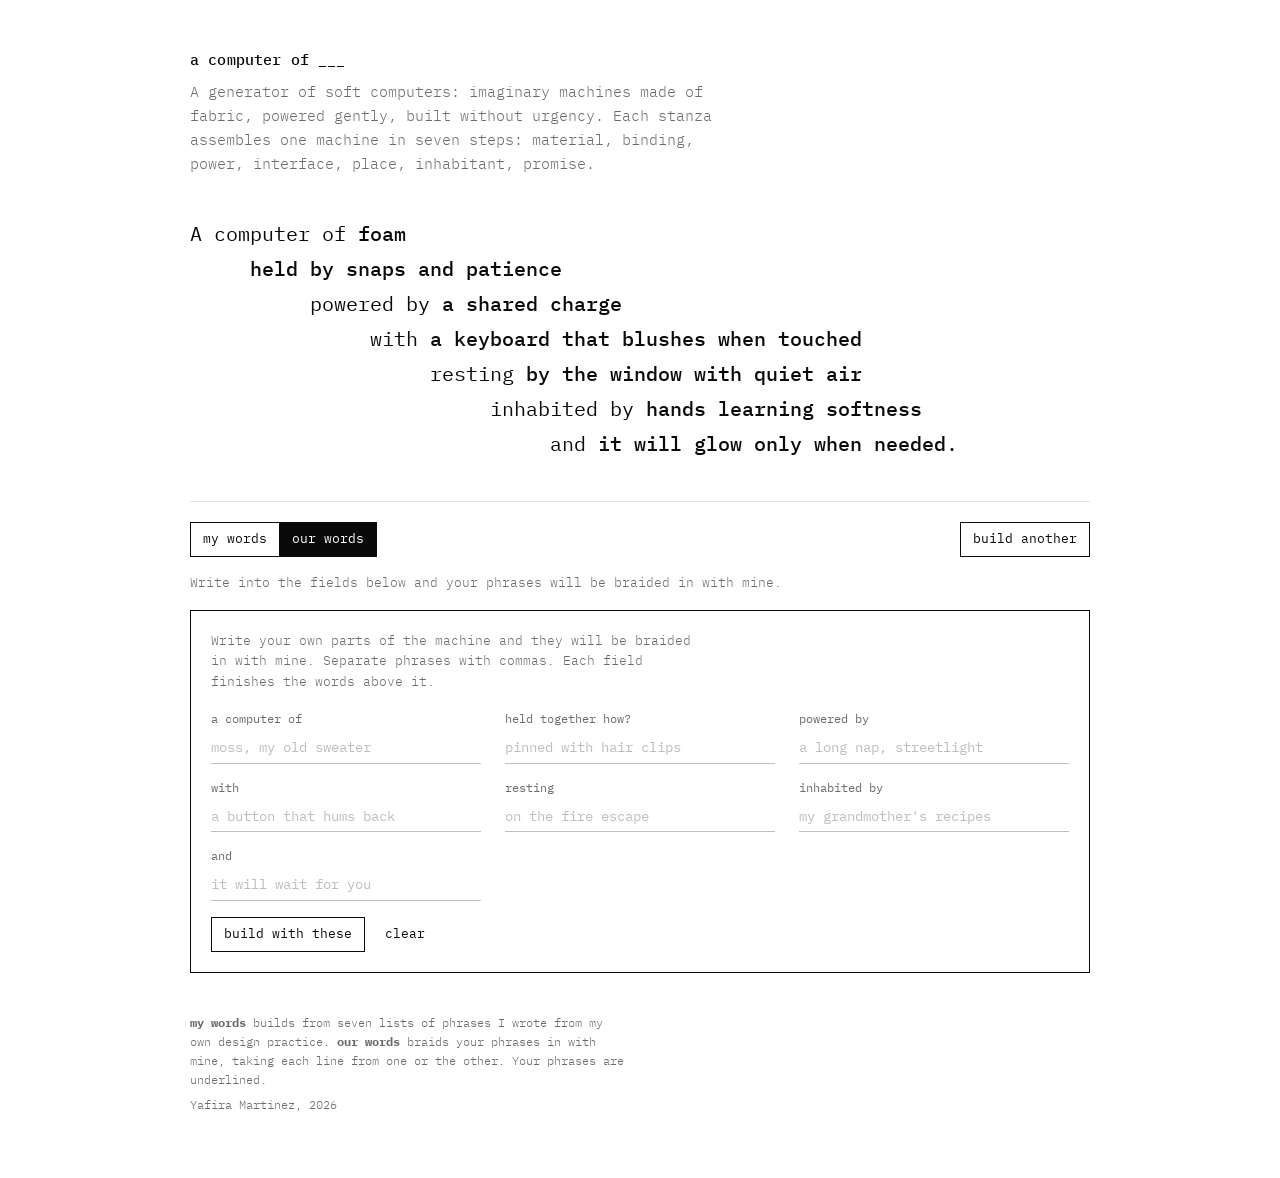
<file: index.html>
<!doctype html>
<html lang="en">
  <head>
    <meta charset="utf-8" />
    <meta name="viewport" content="width=device-width, initial-scale=1" />
    <title>a computer of ___</title>
    <link rel="icon" href="favicon.svg" type="image/svg+xml" />
    <link rel="preconnect" href="https://fonts.googleapis.com" />
    <link
      rel="stylesheet"
      href="https://fonts.googleapis.com/css2?family=IBM+Plex+Mono:ital,wght@0,300;0,400;0,500;1,300&display=swap"
    />
    <link rel="stylesheet" href="styles.css" />
  </head>
  <body>
    <div class="wrap">
      <header>
        <h1>a computer of ___</h1>
        <p>
          A generator of soft computers: imaginary machines made of fabric,
          powered gently, built without urgency. Each stanza assembles one
          machine in seven steps: material, binding, power, interface, place,
          inhabitant, promise.
        </p>
      </header>

      <button
        id="stage"
        type="button"
        aria-label="Build another computer"
        aria-live="polite"
      ></button>

      <div class="panel">
        <div class="controls">
          <div class="group" role="group" aria-label="Whose words">
            <button id="src-mine" type="button" aria-pressed="false">
              my words
            </button>
            <button id="src-ours" type="button" aria-pressed="true">
              our words
            </button>
          </div>
          <button id="again" class="again" type="button">build another</button>
        </div>
        <p class="hint" id="hint"></p>
        <form id="yours" class="yours">
          <p class="yours-intro">
            Write your own parts of the machine and they will be braided in with
            mine. Separate phrases with commas. Each field finishes the words
            above it.
          </p>
          <div class="fields">
            <label for="f-material"
              ><span>a computer of</span
              ><input
                id="f-material"
                autocomplete="off"
                placeholder="moss, my old sweater"
            /></label>
            <label for="f-structure"
              ><span>held together how?</span
              ><input
                id="f-structure"
                autocomplete="off"
                placeholder="pinned with hair clips"
            /></label>
            <label for="f-power"
              ><span>powered by</span
              ><input
                id="f-power"
                autocomplete="off"
                placeholder="a long nap, streetlight"
            /></label>
            <label for="f-interface"
              ><span>with</span
              ><input
                id="f-interface"
                autocomplete="off"
                placeholder="a button that hums back"
            /></label>
            <label for="f-location"
              ><span>resting</span
              ><input
                id="f-location"
                autocomplete="off"
                placeholder="on the fire escape"
            /></label>
            <label for="f-inhabitant"
              ><span>inhabited by</span
              ><input
                id="f-inhabitant"
                autocomplete="off"
                placeholder="my grandmother's recipes"
            /></label>
            <label for="f-promise"
              ><span>and</span
              ><input
                id="f-promise"
                autocomplete="off"
                placeholder="it will wait for you"
            /></label>
          </div>
          <div class="form-actions">
            <button type="submit" class="again">build with these</button>
            <button type="button" id="clear-yours" class="toggle">clear</button>
          </div>
        </form>
      </div>

      <footer>
        <p>
          <b>my words</b> builds from seven lists of phrases I wrote from my own
          design practice. <b>our words</b> braids your phrases in with mine,
          taking each line from one or the other. Your phrases are underlined.
        </p>
        <p>Yafira Martinez, 2026</p>
      </footer>
    </div>
    <script src="script.js"></script>
  </body>
</html>
</file>
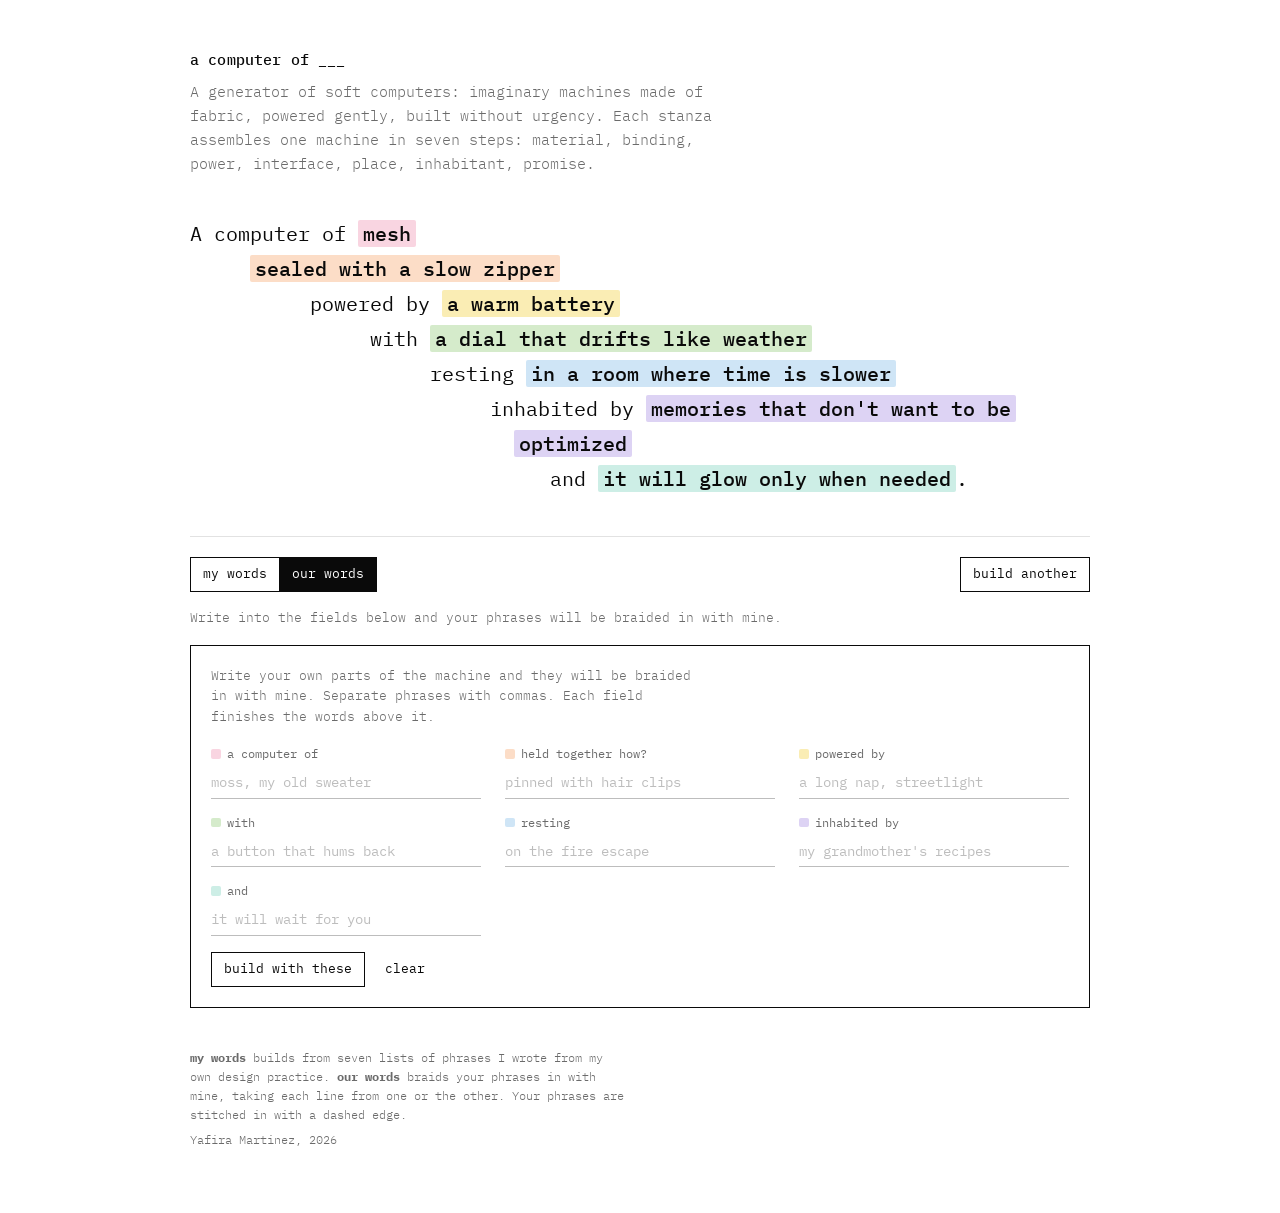
<file: text/a-computer-of/index.html>
<!doctype html>
<html lang="en">
  <head>
    <meta charset="utf-8" />
    <meta name="viewport" content="width=device-width, initial-scale=1" />
    <title>a computer of ___</title>
    <link rel="icon" href="favicon.svg" type="image/svg+xml" />
    <link rel="preconnect" href="https://fonts.googleapis.com" />
    <link
      rel="stylesheet"
      href="https://fonts.googleapis.com/css2?family=IBM+Plex+Mono:ital,wght@0,300;0,400;0,500;1,300&display=swap"
    />
    <link rel="stylesheet" href="styles.css" />
  </head>
  <body>
    <div class="wrap">
      <header>
        <h1>a computer of ___</h1>
        <p>
          A generator of soft computers: imaginary machines made of fabric,
          powered gently, built without urgency. Each stanza assembles one
          machine in seven steps: material, binding, power, interface, place,
          inhabitant, promise.
        </p>
      </header>

      <button
        id="stage"
        type="button"
        aria-label="Build another computer"
        aria-live="polite"
      ></button>

      <div class="panel">
        <div class="controls">
          <div class="group" role="group" aria-label="Whose words">
            <button id="src-mine" type="button" aria-pressed="false">
              my words
            </button>
            <button id="src-ours" type="button" aria-pressed="true">
              our words
            </button>
          </div>
          <button id="again" class="again" type="button">build another</button>
        </div>
        <p class="hint" id="hint"></p>
        <form id="yours" class="yours">
          <p class="yours-intro">
            Write your own parts of the machine and they will be braided in with
            mine. Separate phrases with commas. Each field finishes the words
            above it.
          </p>
          <div class="fields">
            <label for="f-material"
              ><span>a computer of</span
              ><input
                id="f-material"
                autocomplete="off"
                placeholder="moss, my old sweater"
            /></label>
            <label for="f-structure"
              ><span>held together how?</span
              ><input
                id="f-structure"
                autocomplete="off"
                placeholder="pinned with hair clips"
            /></label>
            <label for="f-power"
              ><span>powered by</span
              ><input
                id="f-power"
                autocomplete="off"
                placeholder="a long nap, streetlight"
            /></label>
            <label for="f-interface"
              ><span>with</span
              ><input
                id="f-interface"
                autocomplete="off"
                placeholder="a button that hums back"
            /></label>
            <label for="f-location"
              ><span>resting</span
              ><input
                id="f-location"
                autocomplete="off"
                placeholder="on the fire escape"
            /></label>
            <label for="f-inhabitant"
              ><span>inhabited by</span
              ><input
                id="f-inhabitant"
                autocomplete="off"
                placeholder="my grandmother's recipes"
            /></label>
            <label for="f-promise"
              ><span>and</span
              ><input
                id="f-promise"
                autocomplete="off"
                placeholder="it will wait for you"
            /></label>
          </div>
          <div class="form-actions">
            <button type="submit" class="again">build with these</button>
            <button type="button" id="clear-yours" class="toggle">clear</button>
          </div>
        </form>
      </div>

      <footer>
        <p>
          <b>my words</b> builds from seven lists of phrases I wrote from my own
          design practice. <b>our words</b> braids your phrases in with mine,
          taking each line from one or the other. Your phrases are stitched in
          with a dashed edge.
        </p>
        <p>Yafira Martinez, 2026</p>
      </footer>
    </div>
    <script src="script.js"></script>
  </body>
</html>
</file>
<file: styles.css>
/* layout: one column, the stanza cascades down and to the right like layered cloth; controls sit under it */
:root {
  --paper: #ffffff;
  --ink: #0a0a0a;
  --ink-soft: #6b6b6b;
  --ink-faint: #bdbdbd;
  --rule: #e2e2e2;
  --mono: "IBM Plex Mono", ui-monospace, "SF Mono", Menlo, Consolas, monospace;
  --step: 5ch;
}
@media (prefers-color-scheme: dark) {
  :root:not([data-theme="light"]) {
    --paper: #0a0a0a;
    --ink: #f5f5f5;
    --ink-soft: #9a9a9a;
    --ink-faint: #4a4a4a;
    --rule: #262626;
    color-scheme: dark;
  }
}
:root[data-theme="dark"] {
  --paper: #0a0a0a;
  --ink: #f5f5f5;
  --ink-soft: #9a9a9a;
  --ink-faint: #4a4a4a;
  --rule: #262626;
  color-scheme: dark;
}

* {
  box-sizing: border-box;
}
html,
body {
  min-height: 100%;
}
body {
  background: var(--paper);
  color: var(--ink);
  font-family: var(--mono);
  font-size: 15px;
  line-height: 1.6;
  padding-block: 40px 56px;
  padding-inline: 24px;
}
.wrap {
  max-width: 900px;
  margin: 0 auto;
  display: flex;
  flex-direction: column;
  gap: 40px;
}

header {
  display: flex;
  flex-direction: column;
  gap: 8px;
  max-width: 62ch;
}
h1 {
  font-size: 15px;
  font-weight: 500;
  margin: 0;
  letter-spacing: 0.01em;
}
header p {
  margin: 0;
  color: var(--ink-soft);
  font-weight: 300;
}

#stage {
  appearance: none;
  background: none;
  border: 0;
  color: inherit;
  font: inherit;
  text-align: left;
  padding: 0;
  cursor: pointer;
  display: flex;
  flex-direction: column;
  gap: 36px;
  min-width: 0;
}
#stage:focus-visible {
  outline: 1px dashed var(--ink);
  outline-offset: 12px;
}

.stanza {
  display: flex;
  flex-direction: column;
  font-size: clamp(15px, 1.6vw + 8px, 20px);
  line-height: 1.75;
}
.stanza.old {
  color: var(--ink-faint);
  font-size: 15px;
  line-height: 1.6;
}
.line {
  padding-left: calc(var(--i) * var(--step));
  text-indent: -2ch;
  margin-left: 2ch;
  min-width: 0;
  overflow-wrap: anywhere;
}
.line.pending {
  visibility: hidden;
}
.w {
  font-weight: 500;
}
.stanza.old .w {
  font-weight: 400;
}

.controls {
  display: flex;
  flex-wrap: wrap;
  gap: 12px 28px;
  align-items: center;
  border-top: 1px solid var(--rule);
  padding-top: 20px;
}
.group {
  display: flex;
  gap: 0;
  border: 1px solid var(--ink);
}
.group button,
.toggle,
.again {
  font: inherit;
  font-size: 13px;
  color: var(--ink);
  background: var(--paper);
  border: 0;
  padding: 6px 12px;
  cursor: pointer;
}
.group button[aria-pressed="true"] {
  background: var(--ink);
  color: var(--paper);
}
.group button + button {
  border-left: 1px solid var(--ink);
}
.toggle {
  padding: 6px 0;
  display: inline-flex;
  gap: 8px;
  align-items: center;
}
.again {
  border: 1px solid var(--ink);
  margin-left: auto;
}
.again:hover,
.group button:hover {
  text-decoration: underline;
}
button:focus-visible {
  outline: 1px dashed var(--ink);
  outline-offset: 3px;
}
.panel {
  display: flex;
  flex-direction: column;
  gap: 16px;
}
.yours {
  display: flex;
  flex-direction: column;
  gap: 16px;
  border: 1px solid var(--ink);
  padding: 20px;
}
.yours-intro {
  margin: 0;
  color: var(--ink-soft);
  font-weight: 300;
  font-size: 13px;
  max-width: 62ch;
}
.fields {
  display: grid;
  grid-template-columns: repeat(auto-fill, minmax(min(100%, 250px), 1fr));
  gap: 14px 24px;
}
.fields label {
  display: flex;
  flex-direction: column;
  gap: 4px;
  font-size: 12px;
  color: var(--ink-soft);
  min-width: 0;
}
.fields input {
  font: inherit;
  font-size: 14px;
  color: var(--ink);
  background: var(--paper);
  border: 0;
  border-bottom: 1px solid var(--ink-faint);
  padding: 4px 0;
  border-radius: 0;
  width: 100%;
}
.fields input::placeholder {
  color: var(--ink-faint);
}
.fields input:focus {
  outline: none;
  border-bottom-color: var(--ink);
}
.form-actions {
  display: flex;
  gap: 20px;
  align-items: center;
}
.form-actions .again {
  margin-left: 0;
}
.w.mine {
  text-decoration: underline;
  text-decoration-thickness: 1px;
  text-underline-offset: 4px;
}
.hint {
  margin: 0;
  color: var(--ink-soft);
  font-size: 13px;
  font-weight: 300;
}

footer {
  color: var(--ink-soft);
  font-size: 12px;
  font-weight: 300;
  max-width: 62ch;
  display: flex;
  flex-direction: column;
  gap: 6px;
}
footer p {
  margin: 0;
}

@media (max-width: 560px) {
  :root {
    --step: 2ch;
  }
  body {
    padding-inline: 16px;
    padding-block: 28px 40px;
  }
  .again {
    margin-left: 0;
  }
}
@media (prefers-reduced-motion: reduce) {
  .line.pending {
    visibility: visible;
  }
}
</file>
<file: text/a-computer-of/styles.css>
/* layout: one column, the stanza cascades down and to the right like layered cloth; controls sit under it */
:root {
  --paper: #ffffff;
  --ink: #0a0a0a;
  --ink-soft: #6b6b6b;
  --ink-faint: #bdbdbd;
  --rule: #e2e2e2;
  --mono: "IBM Plex Mono", ui-monospace, "SF Mono", Menlo, Consolas, monospace;
  --step: 5ch;

  /* one pastel per part of the machine */
  --material: #f9d5e1;
  --structure: #fcddc7;
  --power: #faedb4;
  --interface: #d5ebcb;
  --location: #cfe5f6;
  --inhabitant: #ddd3f4;
  --promise: #cdeee6;
  --on-pastel: #0a0a0a;
}
@media (prefers-color-scheme: dark) {
  :root:not([data-theme="light"]) { --paper: #0a0a0a; --ink: #f5f5f5; --ink-soft: #9a9a9a; --ink-faint: #4a4a4a; --rule: #262626; color-scheme: dark; }
}
:root[data-theme="dark"] { --paper: #0a0a0a; --ink: #f5f5f5; --ink-soft: #9a9a9a; --ink-faint: #4a4a4a; --rule: #262626; color-scheme: dark; }

* { box-sizing: border-box; }
html, body { min-height: 100%; }
body {
  background: var(--paper);
  color: var(--ink);
  font-family: var(--mono);
  font-size: 15px;
  line-height: 1.6;
  padding-block: 40px 56px;
  padding-inline: 24px;
}
.wrap { max-width: 900px; margin: 0 auto; display: flex; flex-direction: column; gap: 40px; }

header { display: flex; flex-direction: column; gap: 8px; max-width: 62ch; }
h1 { font-size: 15px; font-weight: 500; margin: 0; letter-spacing: 0.01em; }
header p { margin: 0; color: var(--ink-soft); font-weight: 300; }

#stage {
  appearance: none; background: none; border: 0; color: inherit; font: inherit; text-align: left;
  padding: 0; cursor: pointer; display: flex; flex-direction: column; gap: 36px; min-width: 0;
}
#stage:focus-visible { outline: 1px dashed var(--ink); outline-offset: 12px; }

.stanza { display: flex; flex-direction: column; font-size: clamp(15px, 1.6vw + 8px, 20px); line-height: 1.75; }
.stanza.old { color: var(--ink-faint); font-size: 15px; line-height: 1.6; }
.line { padding-left: calc(var(--i) * var(--step)); text-indent: -2ch; margin-left: 2ch; min-width: 0; overflow-wrap: anywhere; }
.line.pending { visibility: hidden; }
.w { font-weight: 500; }
.stanza.old .w { font-weight: 400; }

/* on the standalone page, each word sits on its part's pastel like a
   highlighter; the text stays dark on the pastel in both themes. the
   embed on electrocute.io/electronic-text stays black and white. */
html:not(.embed) .w {
  color: var(--on-pastel);
  background: var(--slot);
  padding: 0 0.25em;
  border-radius: 2px;
  -webkit-box-decoration-break: clone;
  box-decoration-break: clone;
}
html:not(.embed) .stanza.old { color: var(--ink); opacity: 0.4; }
.slot-material { --slot: var(--material); }
.slot-structure { --slot: var(--structure); }
.slot-power { --slot: var(--power); }
.slot-interface { --slot: var(--interface); }
.slot-location { --slot: var(--location); }
.slot-inhabitant { --slot: var(--inhabitant); }
.slot-promise { --slot: var(--promise); }

.controls { display: flex; flex-wrap: wrap; gap: 12px 28px; align-items: center; border-top: 1px solid var(--rule); padding-top: 20px; }
.group { display: flex; gap: 0; border: 1px solid var(--ink); }
.group button, .toggle, .again {
  font: inherit; font-size: 13px; color: var(--ink); background: var(--paper); border: 0; padding: 6px 12px; cursor: pointer;
}
.group button[aria-pressed="true"] { background: var(--ink); color: var(--paper); }
.group button + button { border-left: 1px solid var(--ink); }
.toggle { padding: 6px 0; display: inline-flex; gap: 8px; align-items: center; }
.again { border: 1px solid var(--ink); margin-left: auto; }
.again:hover, .group button:hover { text-decoration: underline; }
button:focus-visible { outline: 1px dashed var(--ink); outline-offset: 3px; }
.panel { display: flex; flex-direction: column; gap: 16px; }
.yours { display: flex; flex-direction: column; gap: 16px; border: 1px solid var(--ink); padding: 20px; }
.yours-intro { margin: 0; color: var(--ink-soft); font-weight: 300; font-size: 13px; max-width: 62ch; }
.fields { display: grid; grid-template-columns: repeat(auto-fill, minmax(min(100%, 250px), 1fr)); gap: 14px 24px; }
.fields label { display: flex; flex-direction: column; gap: 4px; font-size: 12px; color: var(--ink-soft); min-width: 0; }
html:not(.embed) .fields label span::before {
  content: "";
  display: inline-block;
  width: 0.8em;
  height: 0.8em;
  margin-right: 0.5em;
  vertical-align: -0.05em;
  border-radius: 2px;
  background: var(--slot);
}
label[for="f-material"] { --slot: var(--material); }
label[for="f-structure"] { --slot: var(--structure); }
label[for="f-power"] { --slot: var(--power); }
label[for="f-interface"] { --slot: var(--interface); }
label[for="f-location"] { --slot: var(--location); }
label[for="f-inhabitant"] { --slot: var(--inhabitant); }
label[for="f-promise"] { --slot: var(--promise); }
.fields input { font: inherit; font-size: 14px; color: var(--ink); background: var(--paper); border: 0; border-bottom: 1px solid var(--ink-faint); padding: 4px 0; border-radius: 0; width: 100%; }
.fields input::placeholder { color: var(--ink-faint); }
.fields input:focus { outline: none; border-bottom-color: var(--ink); }
.form-actions { display: flex; gap: 20px; align-items: center; }
.form-actions .again { margin-left: 0; }
/* the reader's words: underlined in the black-and-white embed, and on
   the standalone page stitched in with a dashed edge drawn on the pastel */
.embed .w.mine { text-decoration: underline; text-decoration-thickness: 1px; text-underline-offset: 4px; }
html:not(.embed) .w.mine {
  outline: 1.5px dashed var(--on-pastel);
  outline-offset: -3px;
  padding: 0.05em 0.4em;
}
.mark {
  padding: 0 0.3em;
  border-radius: 2px;
  color: var(--on-pastel);
  background: var(--promise);
  outline: 1.5px dashed var(--on-pastel);
  outline-offset: -3px;
}
.embed .mark { background: none; color: inherit; outline: none; text-decoration: underline; text-underline-offset: 4px; }
.hint { margin: 0;  color: var(--ink-soft); font-size: 13px; font-weight: 300; }

footer { color: var(--ink-soft); font-size: 12px; font-weight: 300; max-width: 62ch; display: flex; flex-direction: column; gap: 6px; }
footer p { margin: 0; }

@media (max-width: 560px) {
  :root { --step: 2ch; }
  body { padding-inline: 16px; padding-block: 28px 40px; }
  .again { margin-left: 0; }
}
@media (prefers-reduced-motion: reduce) { .line.pending { visibility: visible; } }

/* embedded on electrocute.io/electronic-text: the host page supplies the title and notes */
.embed body { padding-block: 8px 24px; padding-inline: 4px; }
.embed header, .embed footer { display: none; }
.embed .wrap { gap: 32px; }
</file>
